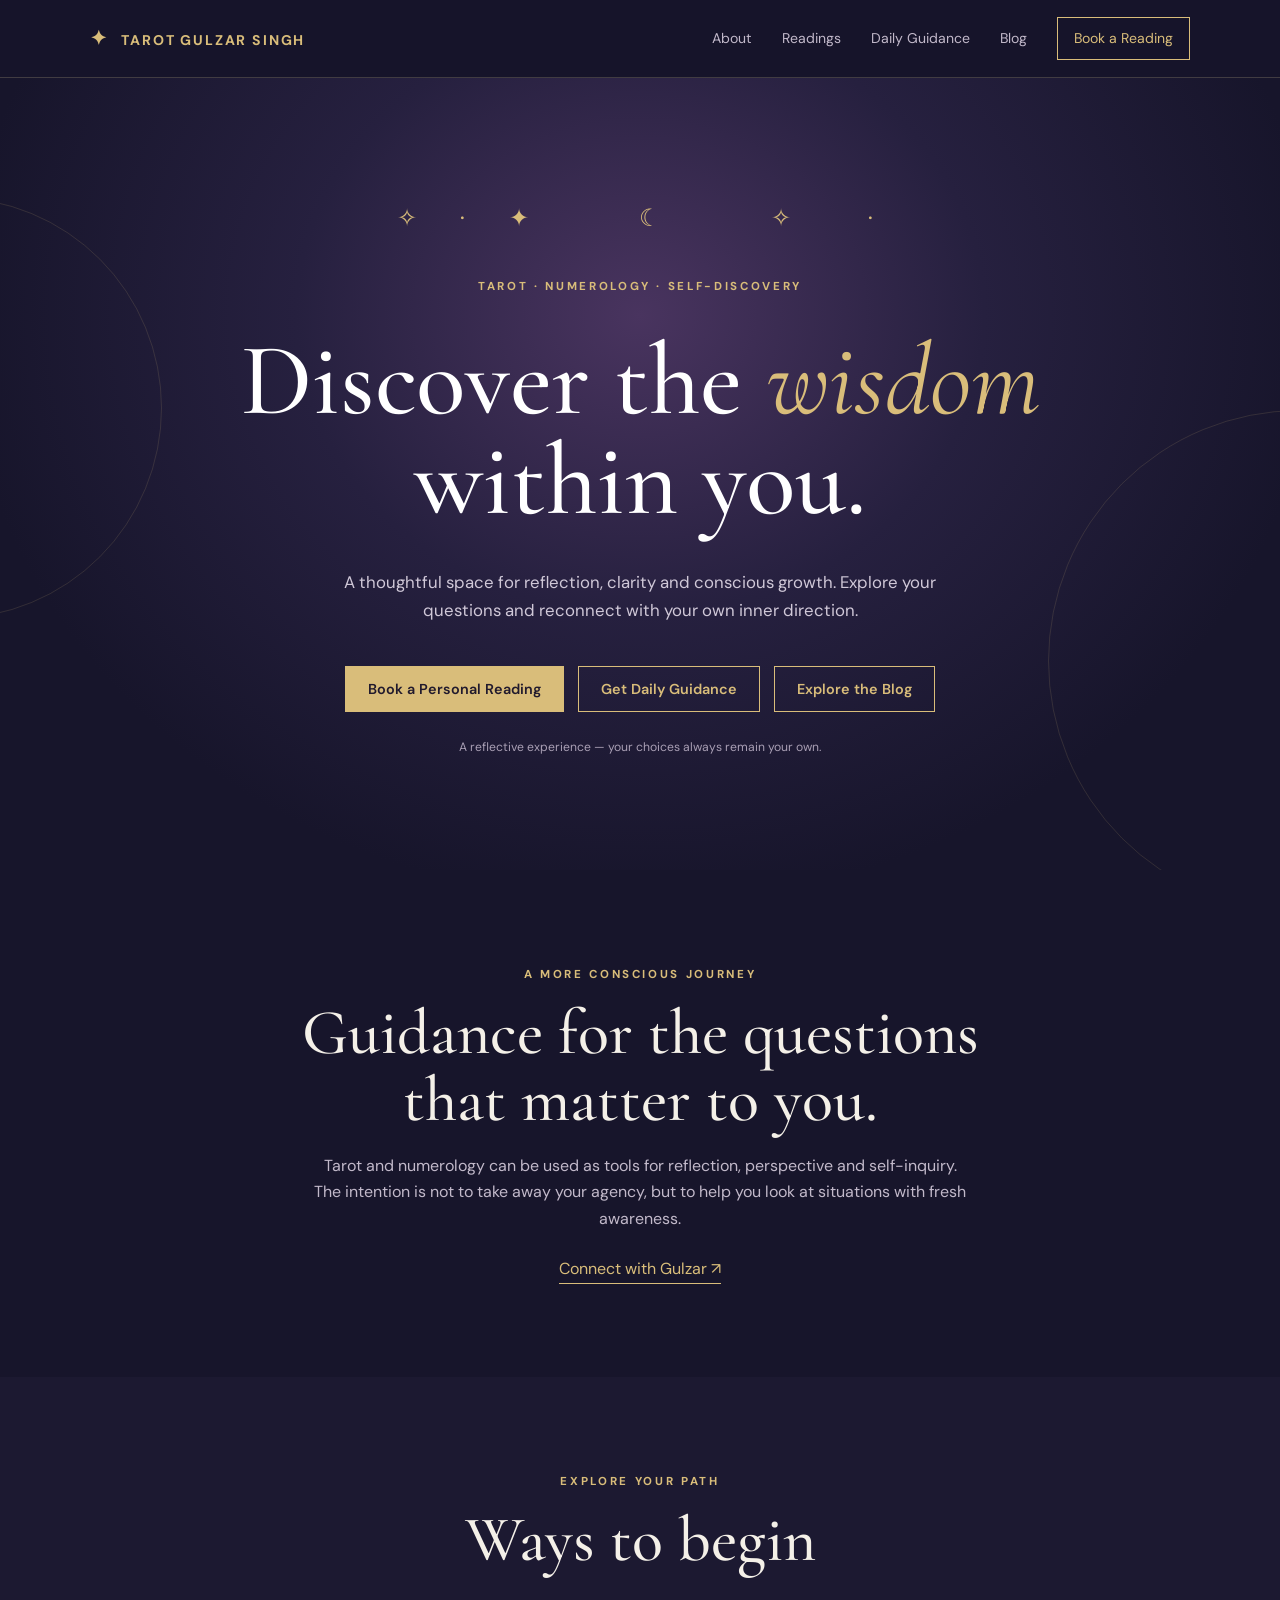
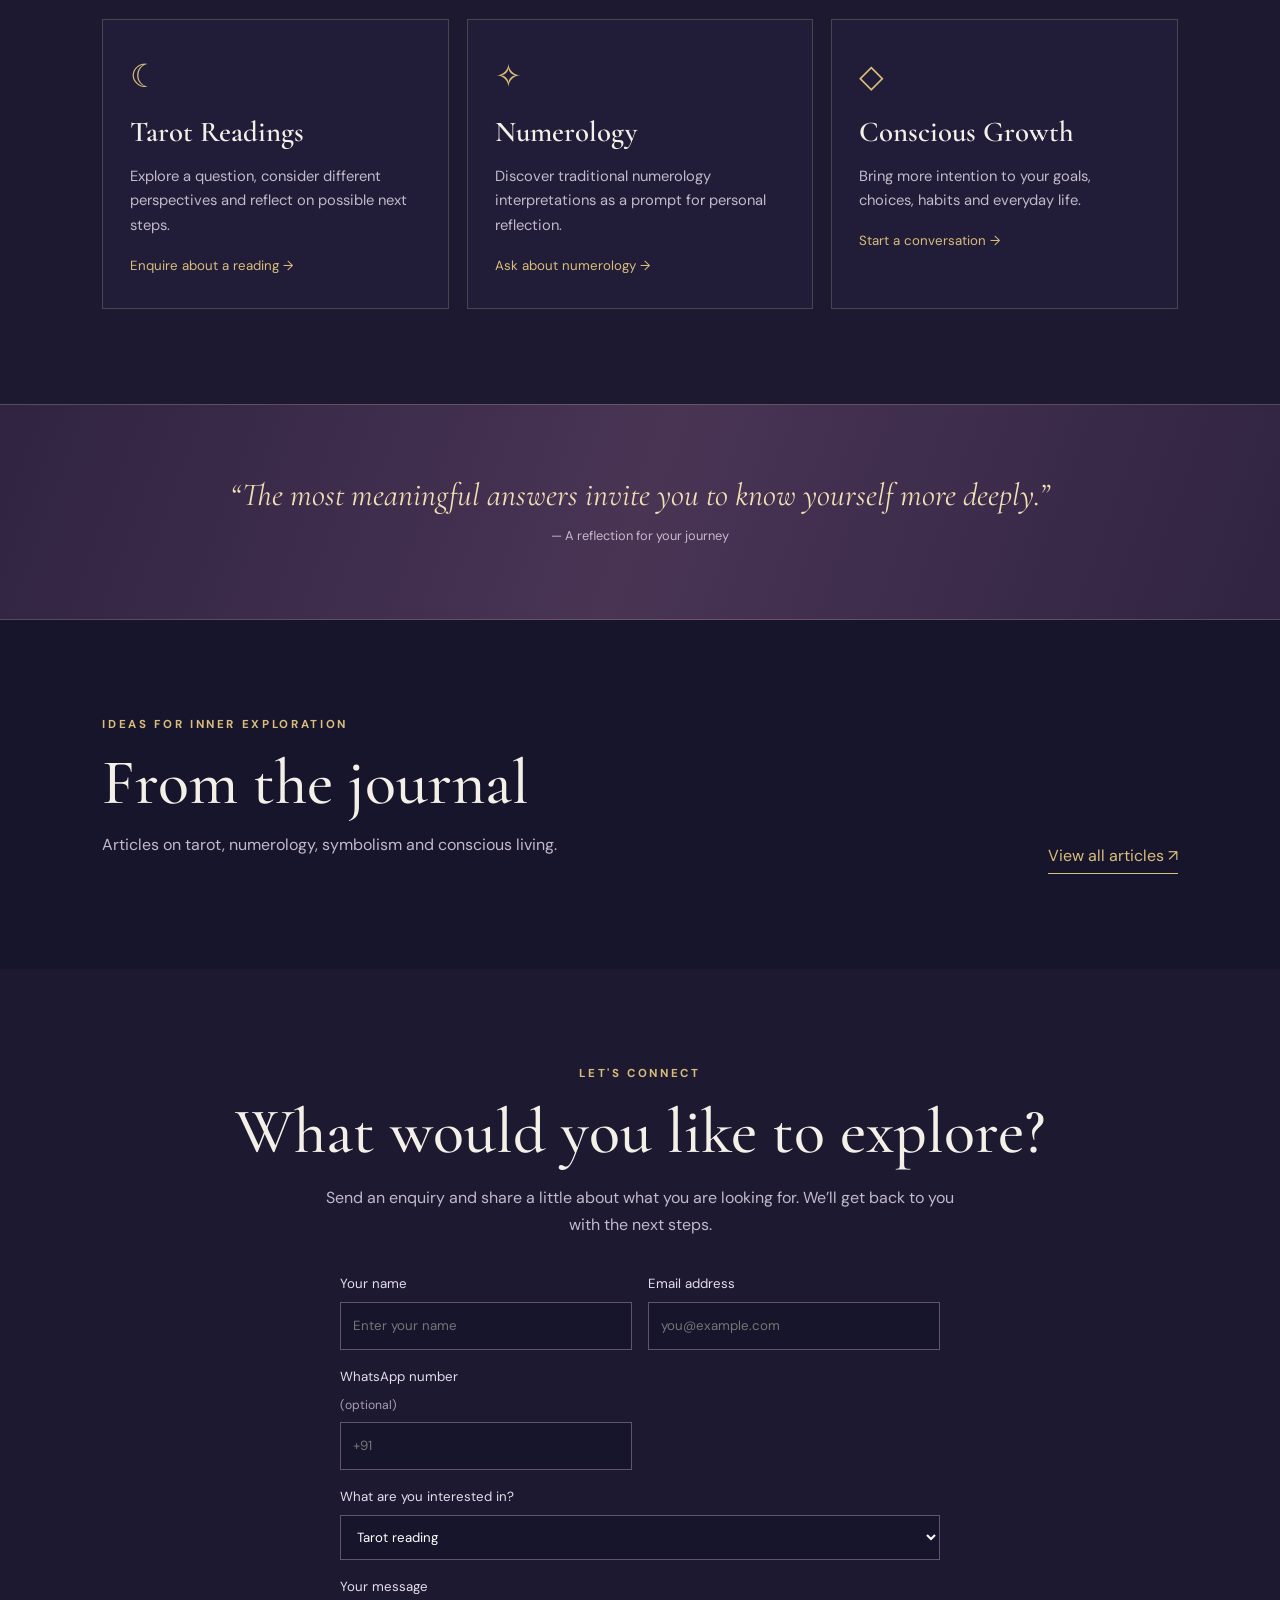
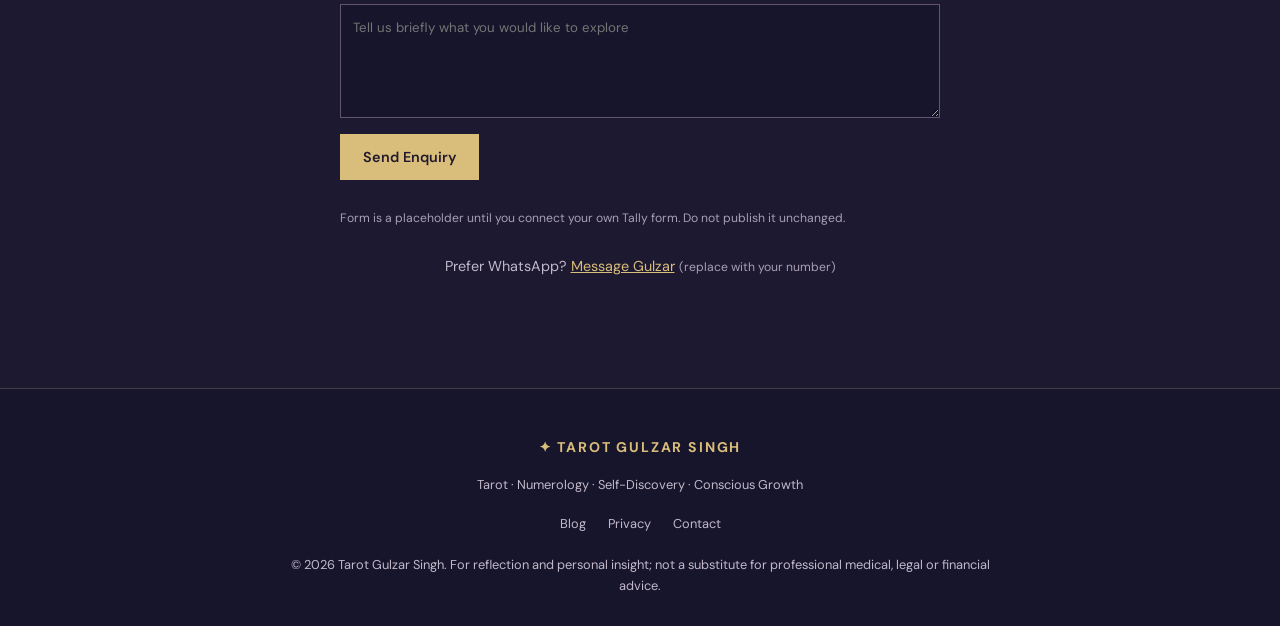
<file: index.html>
<!doctype html>
<html lang="en">
<head>
  <meta charset="utf-8">
  <meta name="viewport" content="width=device-width, initial-scale=1">
  <title>Tarot Gulzar Singh | Tarot, Numerology & Conscious Growth</title>
  <meta name="description" content="Explore tarot, numerology, self-discovery and conscious personal growth with Gulzar Singh. Book a personal consultation.">
  <meta name="theme-color" content="#17152b">
  <link rel="canonical" href="https://tarotgulzarsingh.com/">
  <link rel="stylesheet" href="/styles.css">
</head>
<body>
<header class="site-header">
  <a class="brand" href="/" aria-label="Tarot Gulzar Singh home"><span class="brand-mark">✦</span> TAROT GULZAR SINGH</a>
  <button class="menu-toggle" aria-label="Toggle navigation" aria-expanded="false">☰</button>
  <nav class="nav">
    <a href="#about">About</a><a href="#services">Readings</a><a href="/daily-reading.html">Daily Guidance</a><a href="/blog.html">Blog</a><a href="#contact" class="nav-cta">Book a Reading</a>
  </nav>
</header>
<main>
  <section class="hero">
    <div class="stars" aria-hidden="true">✧　·　✦　　　☾　　　✧　　·</div>
    <p class="eyebrow">TAROT · NUMEROLOGY · SELF-DISCOVERY</p>
    <h1>Discover the <em>wisdom</em><br>within you.</h1>
    <p class="hero-copy">A thoughtful space for reflection, clarity and conscious growth. Explore your questions and reconnect with your own inner direction.</p>
    <div class="hero-actions"><a class="button primary" href="#contact">Book a Personal Reading</a><a class="button secondary" href="/daily-reading.html">Get Daily Guidance</a><a class="button secondary" href="/blog.html">Explore the Blog</a></div>
    <p class="micro">A reflective experience — your choices always remain your own.</p>
  </section>

  <section class="intro section" id="about">
    <div class="section-kicker">A MORE CONSCIOUS JOURNEY</div>
    <h2>Guidance for the questions<br>that matter to you.</h2>
    <p class="narrow">Tarot and numerology can be used as tools for reflection, perspective and self-inquiry. The intention is not to take away your agency, but to help you look at situations with fresh awareness.</p>
    <a class="text-link" href="#contact">Connect with Gulzar <span>↗</span></a>
  </section>

  <section class="services section" id="services">
    <div class="section-kicker">EXPLORE YOUR PATH</div><h2>Ways to begin</h2>
    <div class="service-grid">
      <article class="service-card"><div class="card-symbol">☾</div><h3>Tarot Readings</h3><p>Explore a question, consider different perspectives and reflect on possible next steps.</p><a href="#contact">Enquire about a reading →</a></article>
      <article class="service-card"><div class="card-symbol">✧</div><h3>Numerology</h3><p>Discover traditional numerology interpretations as a prompt for personal reflection.</p><a href="#contact">Ask about numerology →</a></article>
      <article class="service-card"><div class="card-symbol">◇</div><h3>Conscious Growth</h3><p>Bring more intention to your goals, choices, habits and everyday life.</p><a href="#contact">Start a conversation →</a></article>
    </div>
  </section>

  <section class="quote-band"><p>“The most meaningful answers invite you to know yourself more deeply.”</p><span>— A reflection for your journey</span></section>

  <section class="blog-preview section">
    <div><div class="section-kicker">IDEAS FOR INNER EXPLORATION</div><h2>From the journal</h2><p class="muted">Articles on tarot, numerology, symbolism and conscious living.</p></div>
    <a class="text-link" href="/blog.html">View all articles ↗</a>
  </section>

  <section class="contact section" id="contact">
    <div class="section-kicker">LET'S CONNECT</div><h2>What would you like to explore?</h2>
    <p class="narrow">Send an enquiry and share a little about what you are looking for. We’ll get back to you with the next steps.</p>
    <!-- Replace the placeholder form action with your Tally form URL after creating it. -->
    <form class="lead-form" action="https://tally.so/r/REPLACE_ME" method="get" target="_blank">
      <label>Your name<input name="name" autocomplete="name" required placeholder="Enter your name"></label>
      <label>Email address<input type="email" name="email" autocomplete="email" required placeholder="you@example.com"></label>
      <label>WhatsApp number <span class="optional">(optional)</span><input name="phone" autocomplete="tel" placeholder="+91"></label>
      <label>What are you interested in?
        <select name="interest"><option>Tarot reading</option><option>Numerology</option><option>Conscious growth</option><option>General enquiry</option></select>
      </label>
      <label>Your message<textarea name="message" rows="4" placeholder="Tell us briefly what you would like to explore"></textarea></label>
      <button class="button primary" type="submit">Send Enquiry</button>
      <p class="form-note">Form is a placeholder until you connect your own Tally form. Do not publish it unchanged.</p>
    </form>
    <p class="whatsapp-note">Prefer WhatsApp? <a href="https://wa.me/91XXXXXXXXXX">Message Gulzar</a> <span class="optional">(replace with your number)</span></p>
  </section>
</main>
<footer><a class="brand" href="/">✦ TAROT GULZAR SINGH</a><p>Tarot · Numerology · Self-Discovery · Conscious Growth</p><div class="footer-links"><a href="/blog.html">Blog</a><a href="/privacy.html">Privacy</a><a href="#contact">Contact</a></div><small>© <span id="year"></span> Tarot Gulzar Singh. For reflection and personal insight; not a substitute for professional medical, legal or financial advice.</small></footer>
<script src="/script.js"></script>
</body></html>
</file>
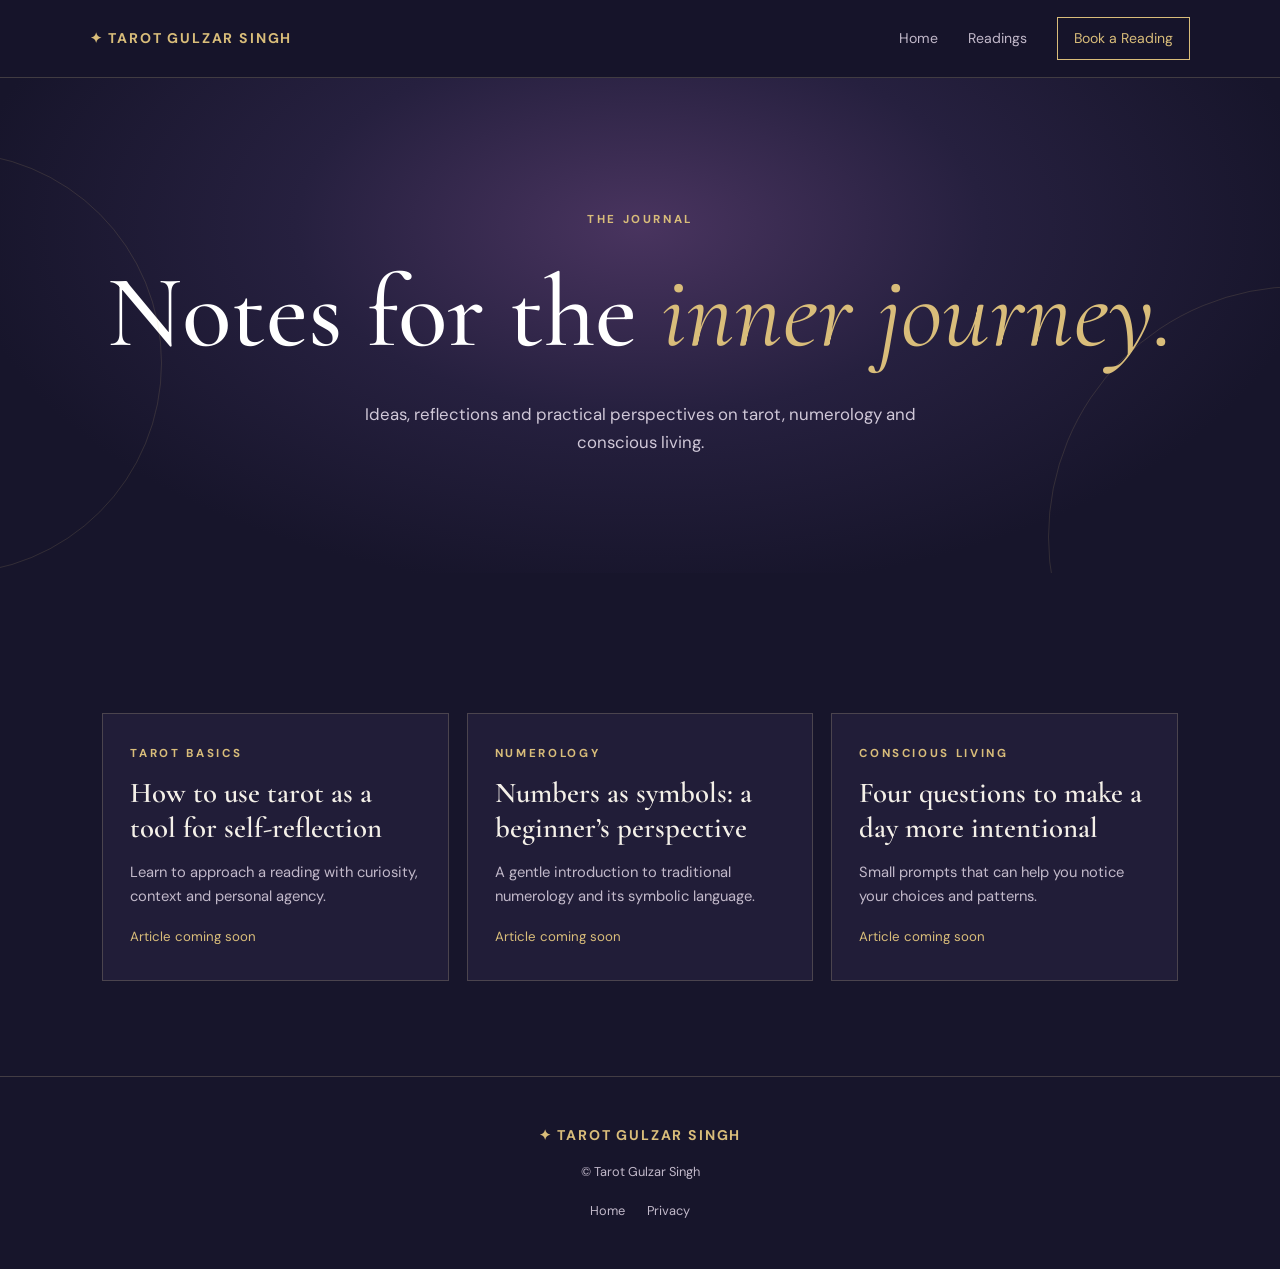
<file: blog.html>
<!doctype html><html lang="en"><head><meta charset="utf-8"><meta name="viewport" content="width=device-width,initial-scale=1"><title>Journal | Tarot Gulzar Singh</title><meta name="description" content="Reflections on tarot, numerology, symbolism and conscious growth."><link rel="stylesheet" href="/styles.css"></head><body><header class="site-header"><a class="brand" href="/">✦ TAROT GULZAR SINGH</a><nav class="nav"><a href="/">Home</a><a href="/#services">Readings</a><a href="/#contact" class="nav-cta">Book a Reading</a></nav></header><main><section class="hero" style="min-height:390px"><p class="eyebrow">THE JOURNAL</p><h1>Notes for the <em>inner journey.</em></h1><p class="hero-copy">Ideas, reflections and practical perspectives on tarot, numerology and conscious living.</p></section><section class="section"><div class="service-grid"><article class="service-card"><div class="section-kicker">TAROT BASICS</div><h3>How to use tarot as a tool for self-reflection</h3><p>Learn to approach a reading with curiosity, context and personal agency.</p><a href="#">Article coming soon</a></article><article class="service-card"><div class="section-kicker">NUMEROLOGY</div><h3>Numbers as symbols: a beginner’s perspective</h3><p>A gentle introduction to traditional numerology and its symbolic language.</p><a href="#">Article coming soon</a></article><article class="service-card"><div class="section-kicker">CONSCIOUS LIVING</div><h3>Four questions to make a day more intentional</h3><p>Small prompts that can help you notice your choices and patterns.</p><a href="#">Article coming soon</a></article></div></section></main><footer><a class="brand" href="/">✦ TAROT GULZAR SINGH</a><p>© Tarot Gulzar Singh</p><div class="footer-links"><a href="/">Home</a><a href="/privacy.html">Privacy</a></div></footer></body></html>
</file>
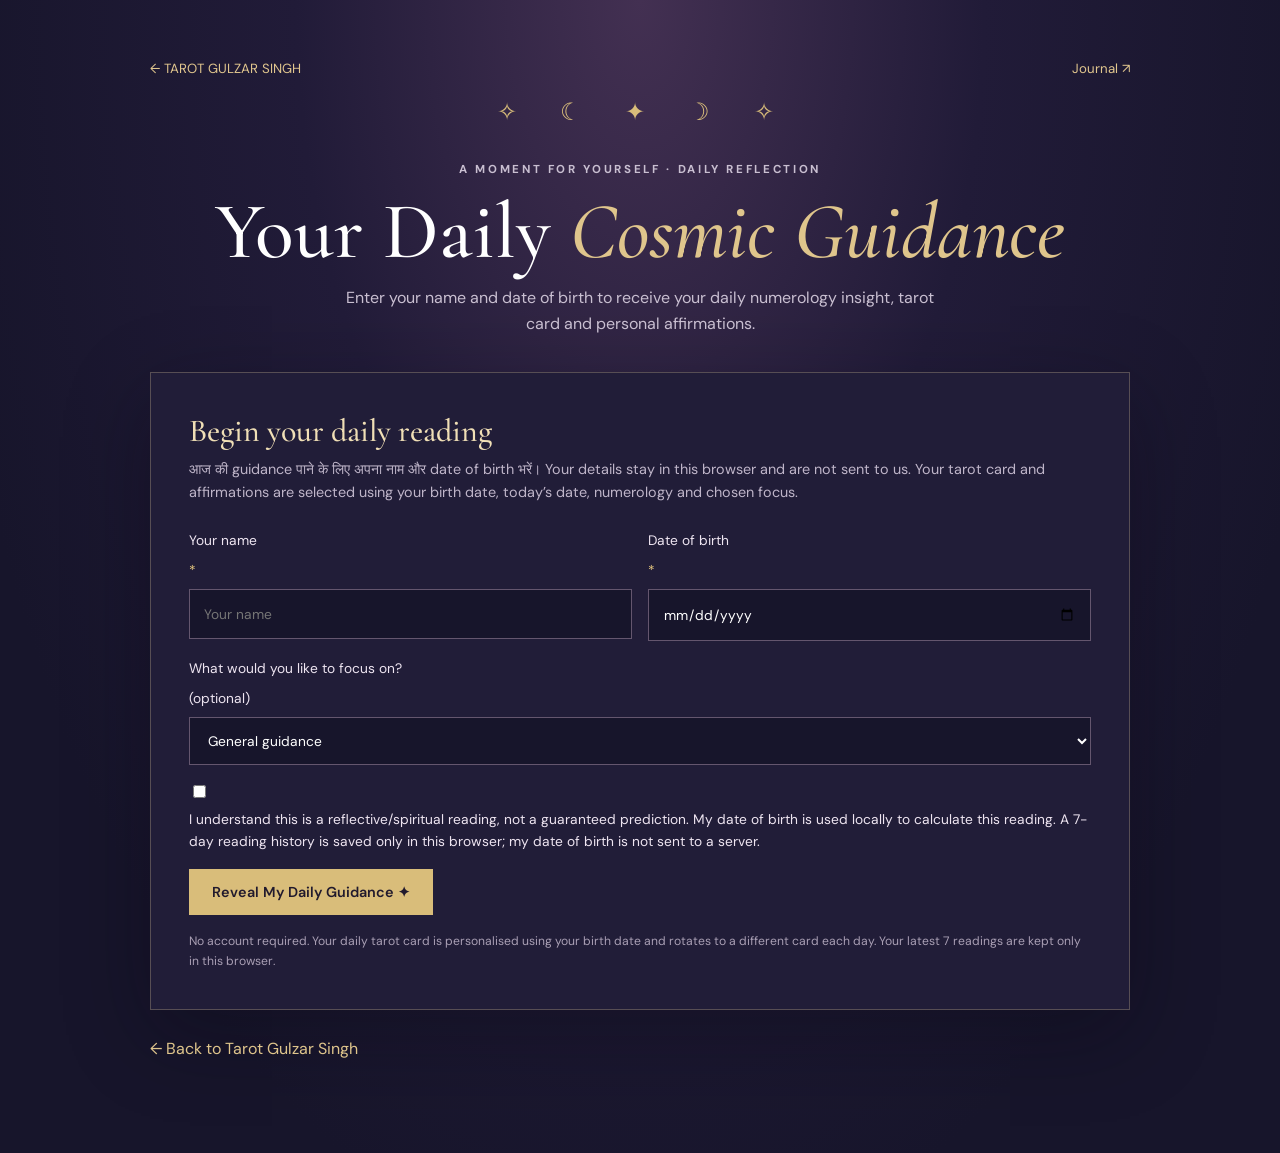
<file: daily-reading.html>
<!doctype html>
<html lang="en"><head>
<meta charset="utf-8"><meta name="viewport" content="width=device-width,initial-scale=1">
<title>Daily Cosmic Guidance | Tarot Gulzar Singh</title>
<meta name="description" content="Get your daily zodiac reflection, numerology insight, tarot card and affirmations from Tarot Gulzar Singh.">
<meta name="theme-color" content="#17152b"><link rel="canonical" href="https://tarotgulzarsingh.com/daily-reading.html"><link rel="stylesheet" href="/styles.css">
<style>
.daily-wrap{min-height:100vh;background:radial-gradient(ellipse at 50% 0%,#433052 0%,#211b38 38%,#17152b 78%);padding:58px 18px 90px}.daily-shell{max-width:980px;margin:auto}.daily-head{text-align:center;margin:12px auto 34px}.daily-head h1{font:500 clamp(2.8rem,7vw,5rem)/.98 'Cormorant Garamond',serif;margin:14px 0;color:#fff}.daily-head h1 em{color:#dfc58c}.daily-head p{color:#c9bfd1;max-width:620px;margin:0 auto}.daily-panel{background:#211d38;border:1px solid rgba(224,205,157,.28);padding:clamp(22px,4vw,38px);box-shadow:0 25px 80px #09071355}.daily-panel h2{font:500 2rem 'Cormorant Garamond';color:#f0dfb6;margin:0 0 8px}.daily-sub{color:#bfb5c9;font-size:.9rem;margin:0 0 24px}.daily-form{display:grid;grid-template-columns:1fr 1fr;gap:16px}.daily-form label{display:flex;flex-direction:column;gap:7px;color:#eee5f1;font-size:.86rem}.daily-form input{padding:13px 14px;background:#17152b;border:1px solid #64566e;color:#fff;font:inherit;min-width:0}.daily-form input:focus{outline:1px solid #dfc58c}.daily-form .wide,.daily-check,.daily-form button{grid-column:1/-1}.daily-check{display:flex;gap:9px;align-items:flex-start;color:#c7bdcf;font-size:.78rem}.daily-check input{margin-top:4px}.daily-form button{justify-self:start}.daily-note{font-size:.76rem;color:#a99fb4;margin:16px 0 0}.reading-results{display:none;margin-top:28px}.reading-results.show{display:block}.reading-top{text-align:center;padding:25px 10px 30px;border-bottom:1px solid rgba(224,205,157,.2)}.reading-top .date{color:#d9bd7a;font-size:.75rem;letter-spacing:.18em;text-transform:uppercase}.reading-top h2{font:500 clamp(2.2rem,5vw,3.4rem) 'Cormorant Garamond';margin:8px 0;color:#f5e7c5}.reading-top p{color:#c8bfd1;margin:0}.reading-grid{display:grid;grid-template-columns:repeat(2,1fr);gap:14px;margin-top:20px}.reading-card{background:#19162d;border:1px solid rgba(224,205,157,.2);padding:22px}.reading-card .symbol{font-size:1.8rem;color:#e1c68e}.reading-card h3{font:600 1.5rem 'Cormorant Garamond';color:#efdbad;margin:7px 0}.reading-card p{color:#d0c8d8;font-size:.9rem;margin:8px 0}.reading-card .small{font-size:.76rem;color:#a99fb4}.tarot-card{background:linear-gradient(145deg,#3a2b50,#211a36);text-align:center}.tarot-name{font:500 2.1rem 'Cormorant Garamond';color:#f2dca9}.affirmations{list-style:none;padding:0;margin:12px 0 0}.affirmations li{padding:10px 0;border-top:1px solid #ffffff18;color:#eee5f1}.result-actions{display:flex;gap:10px;flex-wrap:wrap;margin-top:18px}.result-actions button{border:1px solid #d9bd7a;background:transparent;color:#e6d29e;padding:11px 16px;cursor:pointer;font:600 .82rem 'DM Sans'}.result-actions button:hover{background:#d9bd7a;color:#211a2d}.disclaimer{font-size:.76rem;color:#a99fb4;margin-top:18px;line-height:1.6}.back-home{display:inline-block;margin-top:26px;color:#dfc58c;text-decoration:none}.required{color:#e5c77f}.daily-header{max-width:980px;margin:auto;display:flex;justify-content:space-between;align-items:center}.daily-header a{color:#e1c68e;text-decoration:none;font-size:.83rem}
@media(max-width:650px){.daily-form,.reading-grid{grid-template-columns:1fr}.daily-form .wide,.daily-check,.daily-form button{grid-column:1}.daily-wrap{padding-top:35px}.daily-header{padding:0 5px}}
@media print{body,.daily-wrap{background:white!important;color:#111!important}.daily-panel,.reading-card{background:white!important;color:#111!important;box-shadow:none}.reading-card p,.reading-top p,.disclaimer{color:#333!important}.daily-header,.daily-form,.back-home,.result-actions{display:none!important}.reading-results{display:block!important}}
</style></head><body>
<div class="daily-wrap"><div class="daily-header"><a href="/">← TAROT GULZAR SINGH</a><a href="/blog.html">Journal ↗</a></div>
<main class="daily-shell"><header class="daily-head"><div class="stars" aria-hidden="true">✧　☾　✦　☽　✧</div><p class="eyebrow">A MOMENT FOR YOURSELF · DAILY REFLECTION</p><h1>Your Daily <em>Cosmic Guidance</em></h1><p>Enter your name and date of birth to receive your daily numerology insight, tarot card and personal affirmations.</p></header>
<section class="daily-panel" aria-labelledby="form-title"><h2 id="form-title">Begin your daily reading</h2><p class="daily-sub">आज की guidance पाने के लिए अपना नाम और date of birth भरें। Your details stay in this browser and are not sent to us. Your tarot card and affirmations are selected using your birth date, today’s date, numerology and chosen focus.</p>
<form id="daily-form" class="daily-form">
<label>Your name <span class="required">*</span><input id="person-name" required maxlength="50" autocomplete="name" placeholder="Your name"></label>
<label>Date of birth <span class="required">*</span><input id="dob" type="date" required></label>
<label class="wide">What would you like to focus on? <span class="small">(optional)</span><select id="focus" style="padding:13px 14px;background:#17152b;border:1px solid #64566e;color:#fff;font:inherit"><option value="general">General guidance</option><option value="career">Career & purpose</option><option value="relationships">Relationships</option><option value="money">Money & opportunities</option><option value="wellbeing">Personal growth & wellbeing</option></select></label>
<label class="daily-check"><input id="privacy-ok" type="checkbox" required> I understand this is a reflective/spiritual reading, not a guaranteed prediction. My date of birth is used locally to calculate this reading. A 7-day reading history is saved only in this browser; my date of birth is not sent to a server.</label>
<button class="button primary" type="submit">Reveal My Daily Guidance ✦</button></form>
<p class="daily-note">No account required. Your daily tarot card is personalised using your birth date and rotates to a different card each day. Your latest 7 readings are kept only in this browser.</p>
<section id="results" class="reading-results" aria-live="polite"><div class="reading-top"><div class="date" id="reading-date"></div><h2 id="welcome"></h2><p id="daily-summary"></p></div>
<div class="reading-grid">
<article class="reading-card"><div class="symbol">☉</div><h3 id="zodiac-title">Your Zodiac</h3><p id="zodiac-text"></p><p class="small" id="birth-detail"></p></article>
<article class="reading-card"><div class="symbol">✧</div><h3>Numerology of the Day</h3><p id="number-title"></p><p id="number-text"></p></article>
<article class="reading-card tarot-card"><div class="symbol" id="tarot-symbol">☾</div><div class="small">YOUR DAILY TAROT CARD</div><div class="tarot-name" id="tarot-title"></div><p id="tarot-text"></p><p class="small" id="tarot-prompt"></p></article>
<article class="reading-card"><div class="symbol">✦</div><h3>Your Personal Affirmations</h3><p class="small">Selected for your date, numerology and focus</p><ul class="affirmations" id="affirmations"></ul></article></div>
<div class="result-actions"><button type="button" id="copy-reading">Copy my reading</button><button type="button" id="print-reading">Print / Save PDF</button></div>
<div class="reading-card" id="history-panel" style="margin-top:18px">
<h3>✧ Your Last 7 Days</h3>
<p class="small">Your recent daily cards and affirmations. This history is saved only in this browser on this device.</p>
<div id="history-list"><p class="small">Your reading history will appear here after your first reading.</p></div>
</div>
<p class="disclaimer">For self-reflection and personal insight only. This is a simplified sun-sign and numerology experience, not a full birth-chart calculation or certainty about future events. For a detailed natal chart, accurate birth time, location and a verified planetary ephemeris are required. Your choices and judgment remain your own.</p></section></section><a class="back-home" href="/">← Back to Tarot Gulzar Singh</a></main></div>
<script>
(()=>{const $=id=>document.getElementById(id);
const cards=[
["The Fool","🌱","A fresh beginning is available. Stay curious, take one thoughtful step and allow yourself to learn as you go.","Where could I approach today with a beginner’s mind?"],
["The Magician","✨","Your attention, skills and available resources can work together. Choose one clear intention and act on it.","What strength can I put to practical use today?"],
["The High Priestess","🌙","Make room for quiet observation. You do not need to rush an answer; notice what your intuition is asking you to examine.","What do I already sense but need to reflect on carefully?"],
["The Empress","🌸","Nurture what matters. Growth today may come through patience, creativity, care and allowing good things to develop.","What deserves more care and steady attention?"],
["The Emperor","🏛️","Structure can support freedom. Set a boundary, make a plan or bring order to one area that has felt scattered.","What simple structure would make today easier?"],
["The Hierophant","📜","A useful lesson may come from a trusted source, a meaningful tradition or a willingness to keep learning.","What wisdom or guidance is worth considering today?"],
["The Lovers","💞","Bring your choices into alignment with your values. Honest communication and clear priorities matter more than pleasing everyone.","Which choice best reflects what I value?"],
["The Chariot","🛡️","Focus your energy instead of scattering it. Progress is possible when intention and discipline move in the same direction.","What is the one priority I will move forward?"],
["Strength","🦁","Gentle courage is still courage. Meet a difficult moment with patience, self-respect and emotional steadiness.","How can I respond firmly without being harsh?"],
["The Hermit","🕯️","Step back from noise long enough to hear your own thoughts. A little solitude can help you see the next practical step.","What becomes clearer when I pause?"],
["Wheel of Fortune","☸️","Circumstances change. Stay adaptable, notice openings and focus on the response that remains within your control.","What can I adapt to rather than resist?"],
["Justice","⚖️","Look at facts, commitments and consequences with honesty. A balanced decision begins with seeing the situation clearly.","What would a fair and responsible choice look like?"],
["The Hanged Man","🪷","A pause can reveal another perspective. Rather than forcing progress, reconsider the approach and release one unhelpful assumption.","What changes when I look at this differently?"],
["Death","🦋","An ending can create room for renewal. Identify a pattern that has served its purpose and choose what you want to grow next.","What am I ready to stop carrying?"],
["Temperance","🏺","Seek a sustainable middle path. Small adjustments, patience and balance may be more useful than an extreme reaction.","Where would moderation help me today?"],
["The Devil","⛓️","Notice habits, attachments or fears that narrow your choices. Awareness gives you a chance to respond more freely.","What pattern do I want to interrupt consciously?"],
["The Tower","⚡","If something challenges an old assumption, pause and examine what is actually true. Rebuild thoughtfully rather than reactively.","Which belief needs a closer look?"],
["The Star","⭐","Reconnect with hope through realistic actions. Rest, perspective and one small step can restore a sense of direction.","What gives me genuine hope, and how can I support it?"],
["The Moon","🌕","Not everything is clear yet. Check assumptions, seek reliable information and give emotions room without treating every fear as fact.","What do I know, and what am I only imagining?"],
["The Sun","☀️","Bring warmth and openness to what you do. Recognise progress, share appreciation and let clarity guide your next step.","What is already going well that I can acknowledge?"],
["Judgement","📯","Review your recent choices without self-punishment. Take the lesson and decide what deserves a fresh commitment.","What lesson am I ready to act on?"],
["The World","🌍","Recognise a cycle of learning or effort that is reaching completion. Celebrate progress and consider the next meaningful chapter.","What have I completed, and what comes next?"]];
const signs={Capricorn:"Dec 22 – Jan 19",Aquarius:"Jan 20 – Feb 18",Pisces:"Feb 19 – Mar 20",Aries:"Mar 21 – Apr 19",Taurus:"Apr 20 – May 20",Gemini:"May 21 – Jun 20",Cancer:"Jun 21 – Jul 22",Leo:"Jul 23 – Aug 22",Virgo:"Aug 23 – Sep 22",Libra:"Sep 23 – Oct 22",Scorpio:"Oct 23 – Nov 21",Sagittarius:"Nov 22 – Dec 21"};
const signText={Capricorn:"Choose one practical priority. Consistency and realistic planning can help you make steady progress.",Aquarius:"A fresh perspective may help. Stay open to useful ideas while checking them against real-world needs.",Pisces:"Make space for imagination, but give your plans a clear boundary and one manageable next step.",Aries:"Use your initiative thoughtfully. A direct, measured action may be more effective than rushing.",Taurus:"Return to what is dependable. Patient effort and clear priorities can help you feel grounded.",Gemini:"Curiosity is useful today. Ask clear questions and focus on the information that truly matters.",Cancer:"Notice your emotional needs and communicate them with care. Protect time for what restores you.",Leo:"Let confidence support contribution, not pressure. Share your strengths and remain open to feedback.",Virgo:"Simplify a task or routine. Progress may come from improving one detail rather than perfecting everything.",Libra:"Look for balance without avoiding a decision. Honest conversation can clarify what feels fair.",Scorpio:"Depth can be a strength. Examine a situation carefully and choose a response instead of reacting from intensity.",Sagittarius:"Keep your wider goals in view while taking one grounded step. Exploration works best with intention."};
function getSign(m,d){if((m===12&&d>=22)||(m===1&&d<=19))return"Capricorn";if(m===1||m===2&&d<19)return"Aquarius";if(m===2||m===3&&d<21)return"Pisces";if(m===3||m===4&&d<20)return"Aries";if(m===4||m===5&&d<21)return"Taurus";if(m===5||m===6&&d<21)return"Gemini";if(m===6||m===7&&d<23)return"Cancer";if(m===7||m===8&&d<23)return"Leo";if(m===8||m===9&&d<23)return"Virgo";if(m===9||m===10&&d<23)return"Libra";if(m===10||m===11&&d<22)return"Scorpio";return"Sagittarius"}
function reduce(n){while(n>9&&![11,22,33].includes(n))n=String(n).split("").reduce((a,b)=>a+Number(b),0);return n}
function hash(s){let h=2166136261;for(let i=0;i<s.length;i++){h^=s.charCodeAt(i);h=Math.imul(h,16777619)}return h>>>0}
function localDate(){let d=new Date();return new Date(d.getFullYear(),d.getMonth(),d.getDate())}
let latest="";
const HISTORY_LIMIT=7;
function historyKey(dob){return "tgs_daily_history_"+hash(dob);}
function readHistory(dob){try{return JSON.parse(localStorage.getItem(historyKey(dob))||"[]")}catch(e){return []}}
function saveHistory(dob,entry){
  let list=readHistory(dob).filter(x=>x.dateKey!==entry.dateKey);
  list.unshift(entry);list=list.slice(0,HISTORY_LIMIT);
  try{localStorage.setItem(historyKey(dob),JSON.stringify(list));}catch(e){}
  renderHistory(list);
}
function renderHistory(list){
  const host=$("history-list");host.innerHTML="";
  if(!list.length){host.innerHTML='<p class="small">Your reading history will appear here after your first reading.</p>';return;}
  list.forEach((entry,i)=>{
    const wrap=document.createElement("div");wrap.style.cssText="padding:12px 0;border-top:1px solid #ffffff18";
    const heading=document.createElement("strong");heading.style.color="#efdbad";heading.textContent=(i===0?"Today · ":"")+entry.dateLabel+" — "+entry.card;
    const detail=document.createElement("p");detail.style.cssText="color:#d0c8d8;font-size:.85rem;margin:6px 0";detail.textContent="Personal Day "+entry.day+" · "+entry.affirmations.join("  •  ");
    wrap.append(heading,detail);host.appendChild(wrap);
  });
}

$("daily-form").addEventListener("submit",e=>{e.preventDefault();let name=$("person-name").value.trim(),dob=$("dob").value,today=localDate();if(!name||!dob)return;let b=new Date(dob+"T12:00:00");if(b>today){alert("Please enter a valid date of birth.");return}
let sign=getSign(b.getMonth()+1,b.getDate()),day=reduce(b.getMonth()+1+b.getDate()+today.getMonth()+1+today.getDate()+today.getFullYear()),life=reduce(dob.replaceAll("-","").split("").reduce((a,x)=>a+Number(x),0));
let dateKey=today.getFullYear()+"-"+String(today.getMonth()+1).padStart(2,"0")+"-"+String(today.getDate()).padStart(2,"0");
let dayNumber=Math.floor(Date.UTC(today.getFullYear(),today.getMonth(),today.getDate())/86400000);
let cardIndex=(hash(dob)+dayNumber)%cards.length,card=cards[cardIndex];
let meanings={1:"Initiative and fresh starts",2:"Cooperation and patience",3:"Expression and creativity",4:"Structure and steady effort",5:"Flexibility and thoughtful change",6:"Care, responsibility and harmony",7:"Reflection and learning",8:"Practical ambition and management",9:"Completion, compassion and perspective",11:"Intuition and inspired insight",22:"Long-term vision and practical building",33:"Compassionate service and encouragement"};
let focus={general:"Keep your attention on what is meaningful and within your influence.",career:"Choose one career task that builds skill, clarity or a useful connection.",relationships:"Make room for honest communication, listening and respectful boundaries.",money:"Review facts before making money decisions; favour clarity over impulse.",wellbeing:"Support your energy with a realistic routine, rest and one kind action for yourself."}[$("focus").value];
const affirmationBank={
general:["I meet today with awareness, courage and self-respect.","I can choose my response, even when I cannot control every circumstance.","I take one meaningful step at a time and remain open to learning.","I give my attention to what matters instead of what merely demands it.","I can begin again without judging my past self.","I welcome clarity and give myself time to make thoughtful choices.","My worth is not measured by today's productivity.","I make space for gratitude while staying honest about what needs to change.","I can be both patient with myself and committed to growth.","I release what is outside my control and act on what is within it.","I trust myself to learn from experience and adjust my direction.","Small, consistent actions can create meaningful change."],
career:["I build my future through skills, focus and consistent action.","I am willing to learn, improve and ask useful questions.","I communicate my value with confidence and honesty.","I focus on the next practical step instead of fearing the whole journey.","I can create opportunities by showing up prepared.","My progress does not need to look like anyone else's.","I use feedback as information, not as a definition of my worth.","I give important work my attention before distractions claim it.","I can take a thoughtful risk while respecting my responsibilities.","I bring curiosity and discipline to the work in front of me.","I notice opportunities and evaluate them with clear judgment.","I am building a career that reflects my values and strengths."],
relationships:["I deserve relationships shaped by respect, honesty and care.","I listen to understand, while allowing my own voice to be heard.","I can express my needs without controlling another person.","Healthy boundaries help me show up with greater honesty.","I choose clear communication over assumptions.","I can care deeply without abandoning my self-respect.","I make room for repair when it is mutual and safe.","I am responsible for my actions, not for managing every reaction.","I welcome connections where trust grows through consistent behaviour.","I can pause before responding when emotions feel intense.","I honour both closeness and individuality.","I choose relationships in which respect moves in both directions."],
money:["I make financial choices with patience, facts and perspective.","I can build stability through small, consistent decisions.","I pause and review before acting on financial pressure.","I am learning to manage money with greater clarity.","I distinguish a real opportunity from an impulsive promise.","I can pursue growth while respecting risk and my limits.","I give my resources a purpose through thoughtful planning.","I focus on sustainable progress rather than quick fixes.","I am capable of learning skills that improve my financial choices.","I review my priorities and spend in alignment with them.","I do not need to compare my financial journey with others.","I make room for both present needs and future security."],
wellbeing:["I treat rest as a meaningful part of a balanced life.","I listen to my body and respond with patience and care.","I can make one supportive choice for my wellbeing today.","I allow myself to slow down without calling it failure.","I welcome progress that is gentle, realistic and sustainable.","I can notice difficult feelings without letting them define me.","I create space for movement, nourishment and calm in ways that suit me.","I speak to myself with the kindness I would offer a friend.","I do not have to solve everything today.","I protect time for the habits that help me feel grounded.","I can ask for support when I need it.","My wellbeing deserves attention before exhaustion arrives."]};
const numberAffirmations={1:"I trust myself to take initiative and begin with courage.",2:"I practise patience, cooperation and thoughtful listening.",3:"I allow creativity and honest expression to guide my next step.",4:"I create stability through structure and steady effort.",5:"I stay flexible and meet change with curiosity.",6:"I care for others while respecting my own needs.",7:"I make time for reflection, learning and inner clarity.",8:"I handle ambition and responsibility with integrity.",9:"I release what has run its course and move forward with compassion.",11:"I listen inwardly while checking my insights against reality.",22:"I turn a meaningful vision into practical, manageable steps.",33:"I let compassion include myself as well as others."};
let focusKey=$("focus").value, pool=[...affirmationBank[focusKey],numberAffirmations[day],numberAffirmations[life]];
let aff=[],affSeed=hash(dob+"|"+today.getFullYear()+"-"+(today.getMonth()+1)+"-"+today.getDate()+"|"+focusKey+"|"+life+"|affirmations");
while(aff.length<3&&pool.length){let idx=affSeed%pool.length;aff.push(pool.splice(idx,1)[0]);affSeed=(Math.imul(affSeed,1664525)+1013904223)>>>0;}
$("reading-date").textContent=today.toLocaleDateString(undefined,{weekday:"long",year:"numeric",month:"long",day:"numeric"});$("welcome").textContent=name+", your guidance for today";$("daily-summary").textContent=focus;
$("zodiac-title").textContent="Your Sun Sign: "+sign;$("zodiac-text").textContent=signText[sign];$("birth-detail").textContent="Birth date: "+b.toLocaleDateString()+" · "+signs[sign]+" · Life Path: "+life;
$("number-title").textContent="Personal Day "+day+" · "+(meanings[day]||"Reflection and growth");$("number-text").textContent="Your Life Path number is "+life+". Use today's theme as a prompt to bring "+(meanings[day]||"awareness")+" into one real-life choice.";
$("tarot-symbol").textContent=card[1];$("tarot-title").textContent=card[0];$("tarot-text").textContent=card[2];$("tarot-prompt").textContent="Reflection: "+card[3];$("affirmations").innerHTML="";aff.forEach(t=>{let li=document.createElement("li");li.textContent="“"+t+"”";$("affirmations").appendChild(li)});
latest="TAROT GULZAR SINGH — DAILY COSMIC GUIDANCE\n"+$("reading-date").textContent+"\nFor: "+name+"\nSun sign: "+sign+"\n"+signText[sign]+"\nPersonal Day: "+day+"\nLife Path: "+life+"\nTarot: "+card[0]+"\n"+card[2]+"\nReflection: "+card[3]+"\n\nPERSONAL AFFIRMATIONS\n"+aff.map(x=>"• "+x).join("\n")+"\n\nFor reflection and personal insight only.";
saveHistory(dob,{dateKey,dateLabel:today.toLocaleDateString(undefined,{weekday:"short",month:"short",day:"numeric",year:"numeric"}),card:card[0],day,affirmations:aff});
$("results").classList.add("show");$("results").scrollIntoView({behavior:"smooth",block:"start"})});
$("copy-reading").addEventListener("click",async()=>{try{await navigator.clipboard.writeText(latest);$("copy-reading").textContent="Copied ✓"}catch(e){alert("Copy is unavailable here. Please use Print / Save PDF.")}});
$("print-reading").addEventListener("click",()=>window.print());
})();
</script></body></html>
</file>
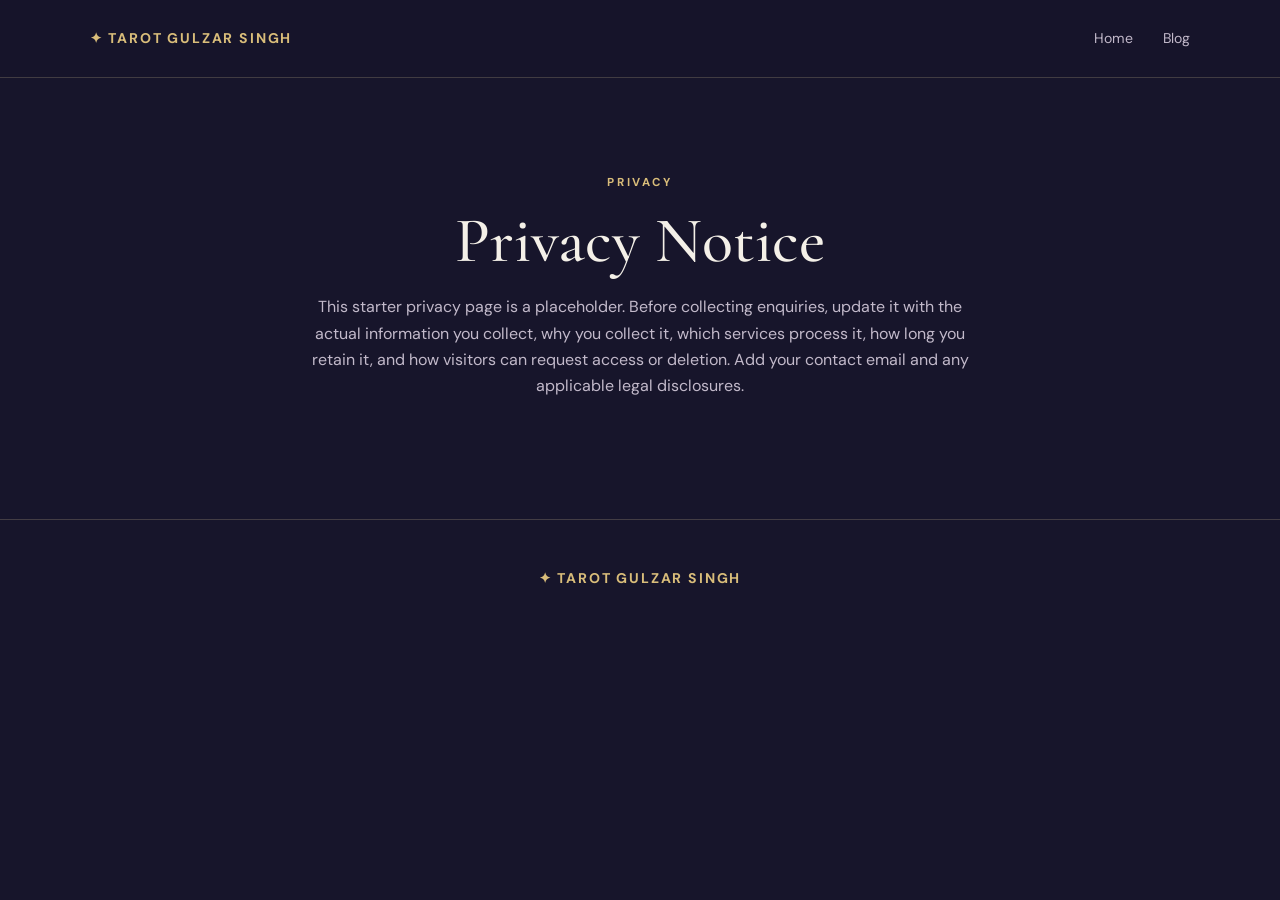
<file: privacy.html>
<!doctype html><html lang="en"><head><meta charset="utf-8"><meta name="viewport" content="width=device-width,initial-scale=1"><title>Privacy | Tarot Gulzar Singh</title><link rel="stylesheet" href="/styles.css"></head><body><header class="site-header"><a class="brand" href="/">✦ TAROT GULZAR SINGH</a><nav class="nav"><a href="/">Home</a><a href="/blog.html">Blog</a></nav></header><main class="section"><div class="section-kicker">PRIVACY</div><h2>Privacy Notice</h2><p class="narrow">This starter privacy page is a placeholder. Before collecting enquiries, update it with the actual information you collect, why you collect it, which services process it, how long you retain it, and how visitors can request access or deletion. Add your contact email and any applicable legal disclosures.</p></main><footer><a class="brand" href="/">✦ TAROT GULZAR SINGH</a></footer></body></html>
</file>
<file: styles.css>
@import url('https://fonts.googleapis.com/css2?family=Cormorant+Garamond:wght@400;500;600;700&family=DM+Sans:wght@400;500;600;700&display=swap');
:root{--ink:#f4f0e8;--muted:#c2b9ca;--gold:#d9bd7a;--bg:#17152b;--panel:#211d38;--line:rgba(224,205,157,.22)}
*{box-sizing:border-box}html{scroll-behavior:smooth}body{margin:0;background:var(--bg);color:var(--ink);font-family:'DM Sans',sans-serif;line-height:1.65}.site-header{height:78px;padding:0 7%;display:flex;align-items:center;justify-content:space-between;border-bottom:1px solid var(--line);background:#17152bf2;position:sticky;top:0;z-index:10;backdrop-filter:blur(12px)}.brand{font-size:.88rem;letter-spacing:.13em;color:var(--gold);font-weight:700;text-decoration:none}.brand-mark{font-size:1.25rem;margin-right:8px}.nav{display:flex;align-items:center;gap:30px}.nav a,.footer-links a{color:var(--muted);text-decoration:none;font-size:.88rem}.nav a:hover,.footer-links a:hover{color:var(--gold)}.nav .nav-cta{border:1px solid var(--gold);padding:9px 16px;color:var(--gold)}.menu-toggle{display:none;background:none;border:0;color:var(--gold);font-size:1.5rem}.hero{min-height:660px;padding:120px 20px 100px;text-align:center;display:flex;align-items:center;flex-direction:column;justify-content:center;position:relative;overflow:hidden;background:radial-gradient(ellipse at 50% 30%,#49345f 0%,#26203f 38%,#17152b 75%)}.hero:before,.hero:after{content:"";position:absolute;width:420px;height:420px;border:1px solid #d9bd7a24;border-radius:50%;top:15%;left:-260px}.hero:after{left:auto;right:-270px;top:42%;width:500px;height:500px}.stars{color:var(--gold);font-size:1.5rem;letter-spacing:.4em;margin-bottom:28px}.eyebrow,.section-kicker{font-size:.72rem;letter-spacing:.23em;color:var(--gold);font-weight:700}.hero h1{font:500 clamp(3.5rem,8vw,6.6rem)/.98 'Cormorant Garamond',serif;margin:22px 0;color:#fff}.hero h1 em{color:var(--gold);font-weight:400}.hero-copy{max-width:610px;color:#d0c8d8;font-size:1.05rem}.hero-actions{display:flex;gap:14px;flex-wrap:wrap;justify-content:center;margin-top:25px}.button{display:inline-block;padding:13px 22px;border:1px solid var(--gold);font:600 .9rem 'DM Sans';text-decoration:none;cursor:pointer}.primary{background:var(--gold);color:#211a2d}.secondary{color:var(--gold);background:transparent}.micro,.form-note,.optional{font-size:.76rem;color:#a99fb4}.micro{margin-top:25px}.section{padding:95px 8%;text-align:center}.section h2{font:500 clamp(2.5rem,5vw,4rem)/1.05 'Cormorant Garamond',serif;margin:15px 0 20px}.narrow{max-width:660px;margin:0 auto 24px;color:var(--muted)}.text-link{color:var(--gold);text-decoration:none;border-bottom:1px solid var(--gold);padding-bottom:4px}.services{background:#1c1931}.service-grid{display:grid;grid-template-columns:repeat(3,1fr);gap:18px;max-width:1100px;margin:45px auto 0;text-align:left}.service-card{background:var(--panel);border:1px solid var(--line);padding:30px 27px;min-height:260px}.card-symbol{color:var(--gold);font-size:2rem}.service-card h3{font:600 1.8rem 'Cormorant Garamond';margin:12px 0}.service-card p{color:var(--muted);font-size:.92rem}.service-card a{color:var(--gold);font-size:.83rem;text-decoration:none}.quote-band{padding:70px 20px;text-align:center;background:linear-gradient(110deg,#302342,#493454,#302342);border-block:1px solid var(--line)}.quote-band p{font:italic 2rem 'Cormorant Garamond';color:#f1dfb3;margin:0 auto 8px}.quote-band span{color:#c6b9cc;font-size:.8rem}.blog-preview{display:flex;align-items:end;justify-content:space-between;text-align:left}.blog-preview h2{margin-bottom:5px}.muted{color:var(--muted)}.contact{background:#1d1931}.lead-form{max-width:600px;margin:35px auto 15px;text-align:left;display:grid;grid-template-columns:1fr 1fr;gap:16px}.lead-form label{display:flex;flex-direction:column;gap:7px;color:#e5ddeb;font-size:.83rem}.lead-form label:nth-child(4),.lead-form label:nth-child(5),.lead-form button,.form-note{grid-column:1/-1}.lead-form input,.lead-form select,.lead-form textarea{width:100%;padding:12px;background:#17152b;border:1px solid #62536e;color:#fff;font:inherit;border-radius:0}.lead-form input:focus,.lead-form textarea:focus,.lead-form select:focus{outline:1px solid var(--gold)}.lead-form button{justify-self:start}.whatsapp-note{color:var(--muted);font-size:.9rem}.whatsapp-note a{color:var(--gold)}footer{text-align:center;padding:45px 20px 30px;border-top:1px solid var(--line)}footer p,footer small{color:var(--muted);font-size:.8rem}.footer-links{display:flex;gap:22px;justify-content:center;margin:18px}.footer-links a{font-size:.8rem}footer small{display:block;max-width:700px;margin:20px auto 0}
@media(max-width:700px){.site-header{height:68px;padding:0 5%}.menu-toggle{display:block}.nav{display:none;position:absolute;top:68px;left:0;right:0;background:#17152b;padding:20px 6%;flex-direction:column;align-items:flex-start;border-bottom:1px solid var(--line)}.nav.open{display:flex}.hero{min-height:590px;padding:85px 22px}.hero h1{font-size:3.8rem}.section{padding:70px 6%}.service-grid{grid-template-columns:1fr}.blog-preview{display:block}.blog-preview>.text-link{display:inline-block;margin-top:15px}.lead-form{grid-template-columns:1fr}.lead-form label,.lead-form label:nth-child(4),.lead-form label:nth-child(5),.lead-form button,.form-note{grid-column:1}.quote-band p{font-size:1.6rem}}
</file>
